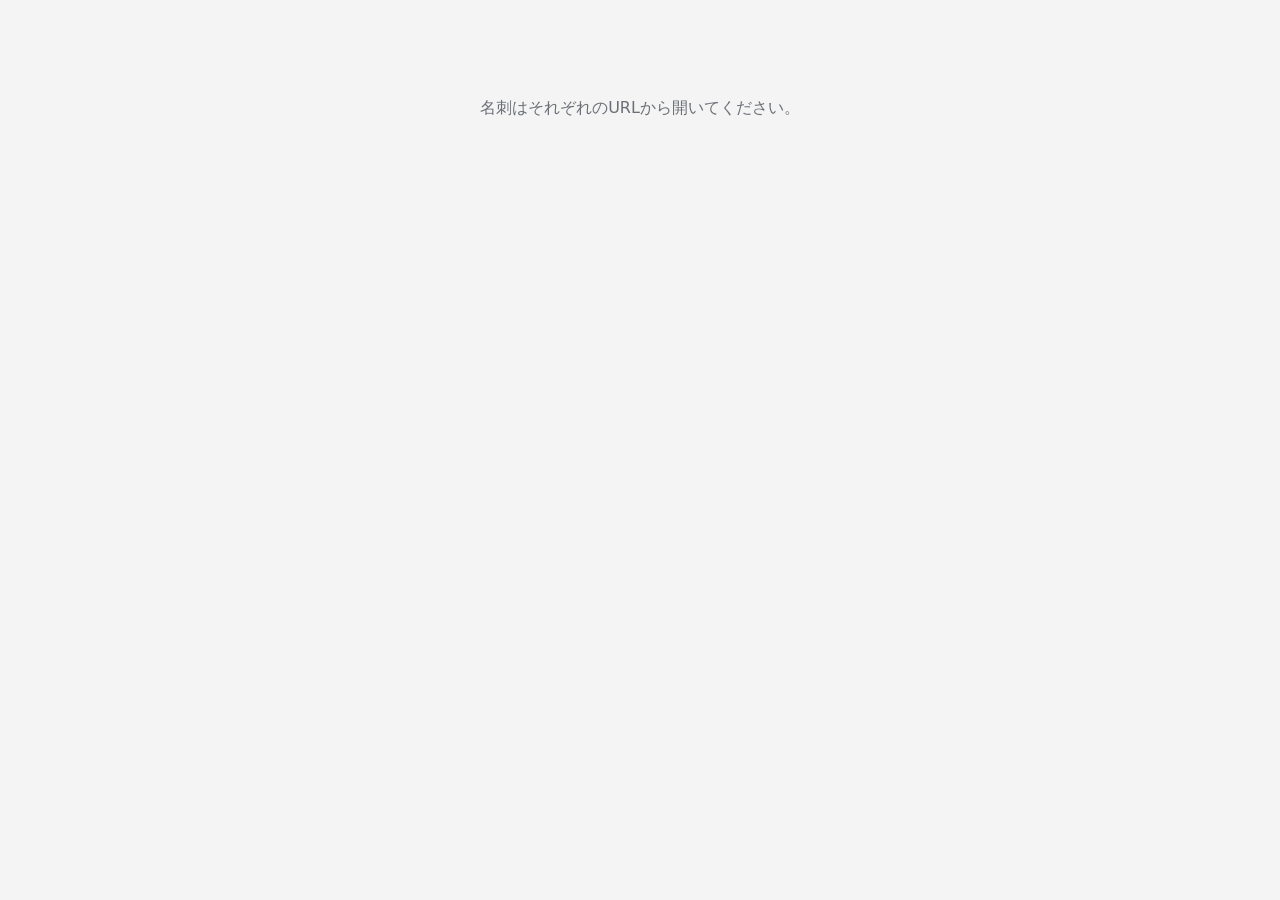
<file: index.html>
<!doctype html>
<html lang="ja">
<head>
<meta charset="utf-8">
<meta name="viewport" content="width=device-width, initial-scale=1">
<meta name="robots" content="noindex">
<title>名刺</title>
<link rel="stylesheet" href="assets/card.css">
</head>
<body><p class="missing">名刺はそれぞれのURLから開いてください。</p></body>
</html>
</file>
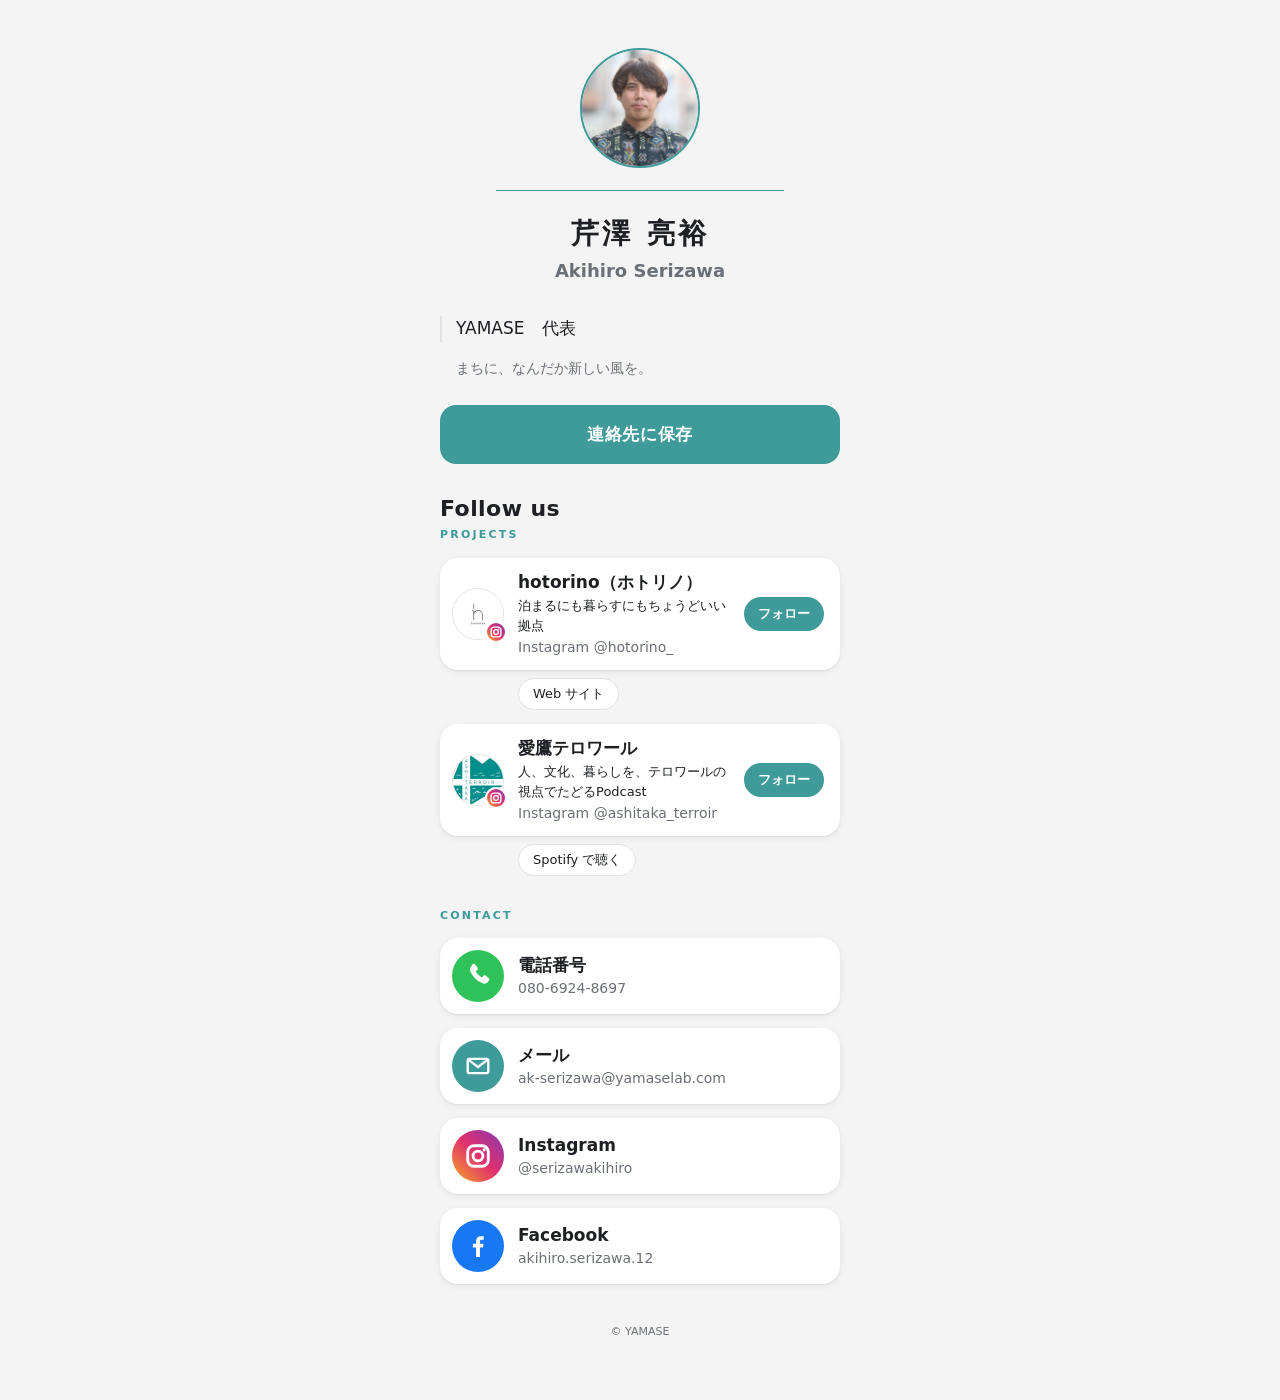
<file: yamase/index.html>
<!doctype html>
<html lang="ja">
<head>
<meta charset="utf-8">
<meta name="viewport" content="width=device-width, initial-scale=1">
<meta name="robots" content="noindex">
<meta name="theme-color" content="#2f3a4a">
<title>名刺</title>
<link rel="stylesheet" href="../assets/card.css">
</head>
<body>
<main class="wrap" id="app"></main>
<script>window.CARD_ID = "yamase";</script>
<script src="../cards.js"></script>
<script src="../assets/card.js"></script>
</body>
</html>
</file>
<file: assets/card.css>
:root {
  --accent: #3f9a9a;
  --bg: #f4f4f4;
  --card: #ffffff;
  --text: #1d1f23;
  --muted: #6b6f76;
  --line: #e2e2e2;
}
@media (prefers-color-scheme: dark) {
  :root {
    --bg: #15171a;
    --card: #1f2226;
    --text: #eceae6;
    --muted: #9a9ea5;
    --line: #2e3237;
  }
}
* { box-sizing: border-box; }
html, body { margin: 0; }
body {
  background: var(--bg);
  color: var(--text);
  font-family: "Hiragino Sans", "Noto Sans JP", "Yu Gothic", system-ui, sans-serif;
  line-height: 1.5;
  -webkit-text-size-adjust: 100%;
}
.wrap { max-width: 440px; margin: 0 auto; padding: 48px 20px 48px; }

/* プロフィール */
.profile { text-align: center; }
.photo {
  width: 120px; height: 120px; margin: 0 auto; border-radius: 50%;
  border: 2px solid var(--accent); background: var(--card); color: var(--accent);
  font-size: 44px; font-weight: 600;
  display: flex; align-items: center; justify-content: center;
  object-fit: cover; overflow: hidden;
}
.rule { width: 72%; height: 1px; margin: 22px auto 0; background: var(--accent); }
.name { margin: 22px 0 0; font-size: 28px; font-weight: 700; letter-spacing: .12em; }
.sub { margin: 2px 0 0; font-size: 18px; color: var(--muted); font-weight: 600; }
.org {
  margin: 32px 0 0; padding-left: 14px; border-left: 2px solid var(--line);
  font-size: 17px;
}
.bio { margin: 14px 0 0; padding-left: 16px; font-size: 14px; line-height: 1.8; color: var(--muted); white-space: pre-line; }

/* 連絡先に保存 */
.save {
  display: block; width: 100%; margin: 24px 0 0; padding: 17px;
  border: 0; border-radius: 16px; background: var(--accent); color: #fff;
  font: inherit; font-size: 17px; font-weight: 700; letter-spacing: .04em; cursor: pointer;
}
.save:active { opacity: .85; }

/* リンクの欄 */
.sec { margin-top: 28px; }
.sec + .sec { margin-top: 32px; }
.sec-en { margin: 0; font-size: 22px; font-weight: 700; letter-spacing: .02em; }
.sec-h { margin: 2px 0 4px; font-size: 11px; font-weight: 600; color: var(--accent); letter-spacing: .2em; text-transform: uppercase; }
.sec-t { margin: 0 0 8px; font-size: 13px; color: var(--muted); }
.row {
  display: flex; align-items: center; gap: 14px;
  margin-top: 14px; padding: 12px 16px 12px 12px; border-radius: 18px;
  background: var(--card); color: inherit; text-decoration: none;
  box-shadow: 0 1px 2px rgba(0,0,0,.06), 0 2px 8px rgba(0,0,0,.06);
}
.row:active { transform: scale(.98); }
.icon {
  flex: none; width: 52px; height: 52px; border-radius: 50%;
  display: flex; align-items: center; justify-content: center;
}
.icon svg { width: 38px; height: 38px; }
.row-t { flex: 1; min-width: 0; display: flex; flex-direction: column; }
.row-l { font-size: 17px; font-weight: 600; }
.row-v { font-size: 14px; color: var(--muted); white-space: nowrap; overflow: hidden; text-overflow: ellipsis; }

.icon.img { position: relative; background: var(--card); border: 1px solid var(--line); }
.icon.img img { border-radius: 50%; }
.badge {
  position: absolute; right: -4px; bottom: -4px; width: 22px; height: 22px; border-radius: 50%;
  border: 2px solid var(--card); display: flex; align-items: center; justify-content: center;
}
.icon .badge svg { width: 18px; height: 18px; }
.icon.img img { width: 100%; height: 100%; object-fit: cover; }
.row-d { font-size: 13px; margin: 1px 0 2px; }
.item { margin-top: 14px; }
.item .row { margin-top: 0; }
.more { display: flex; flex-wrap: wrap; gap: 8px; margin: 8px 0 0 78px; }
.more .chip {
  padding: 5px 14px; border-radius: 999px; border: 1px solid var(--line);
  background: var(--card); color: inherit; font-size: 13px; text-decoration: none;
}
.cta {
  flex: none; padding: 7px 14px; border-radius: 999px;
  background: var(--accent); color: #fff; font-size: 13px; font-weight: 700;
}
.foot { text-align: center; font-size: 11px; color: var(--muted); margin-top: 40px; }
.missing { text-align: center; color: var(--muted); padding: 80px 16px; }
</file>
